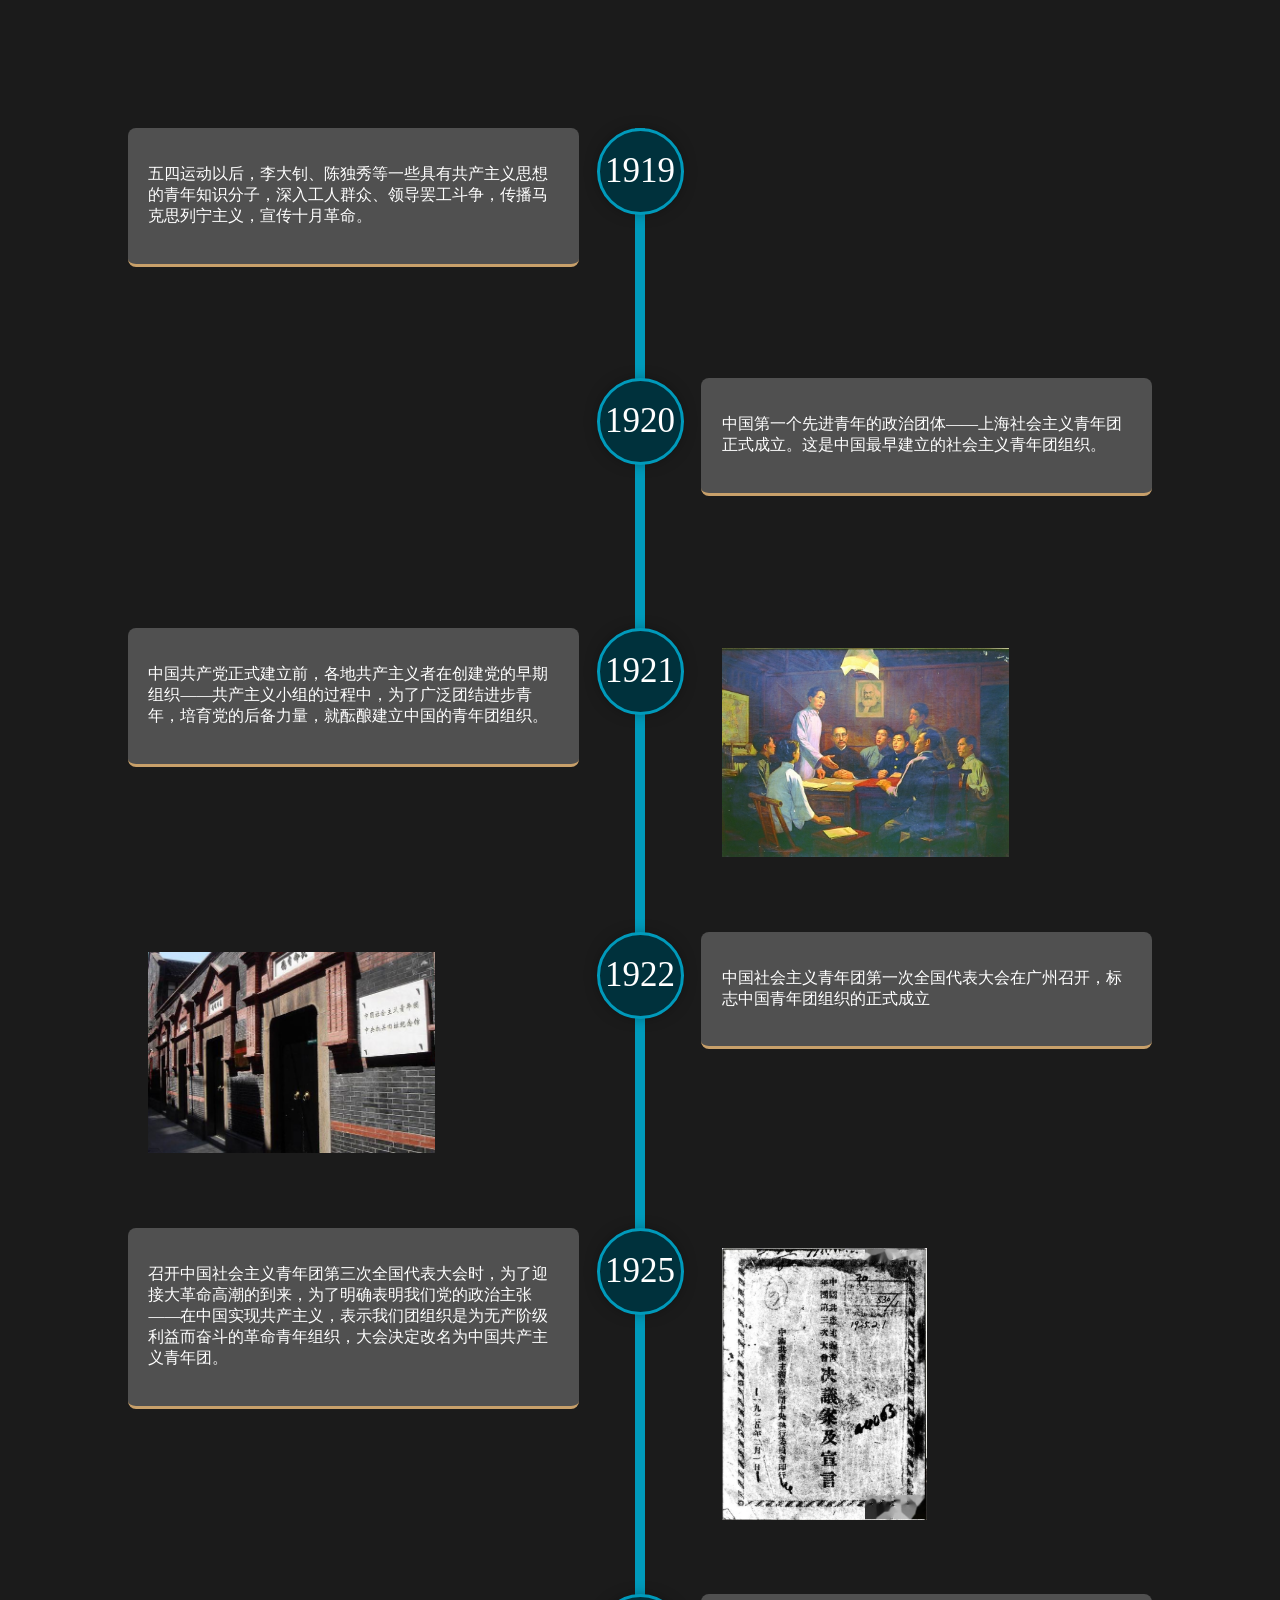
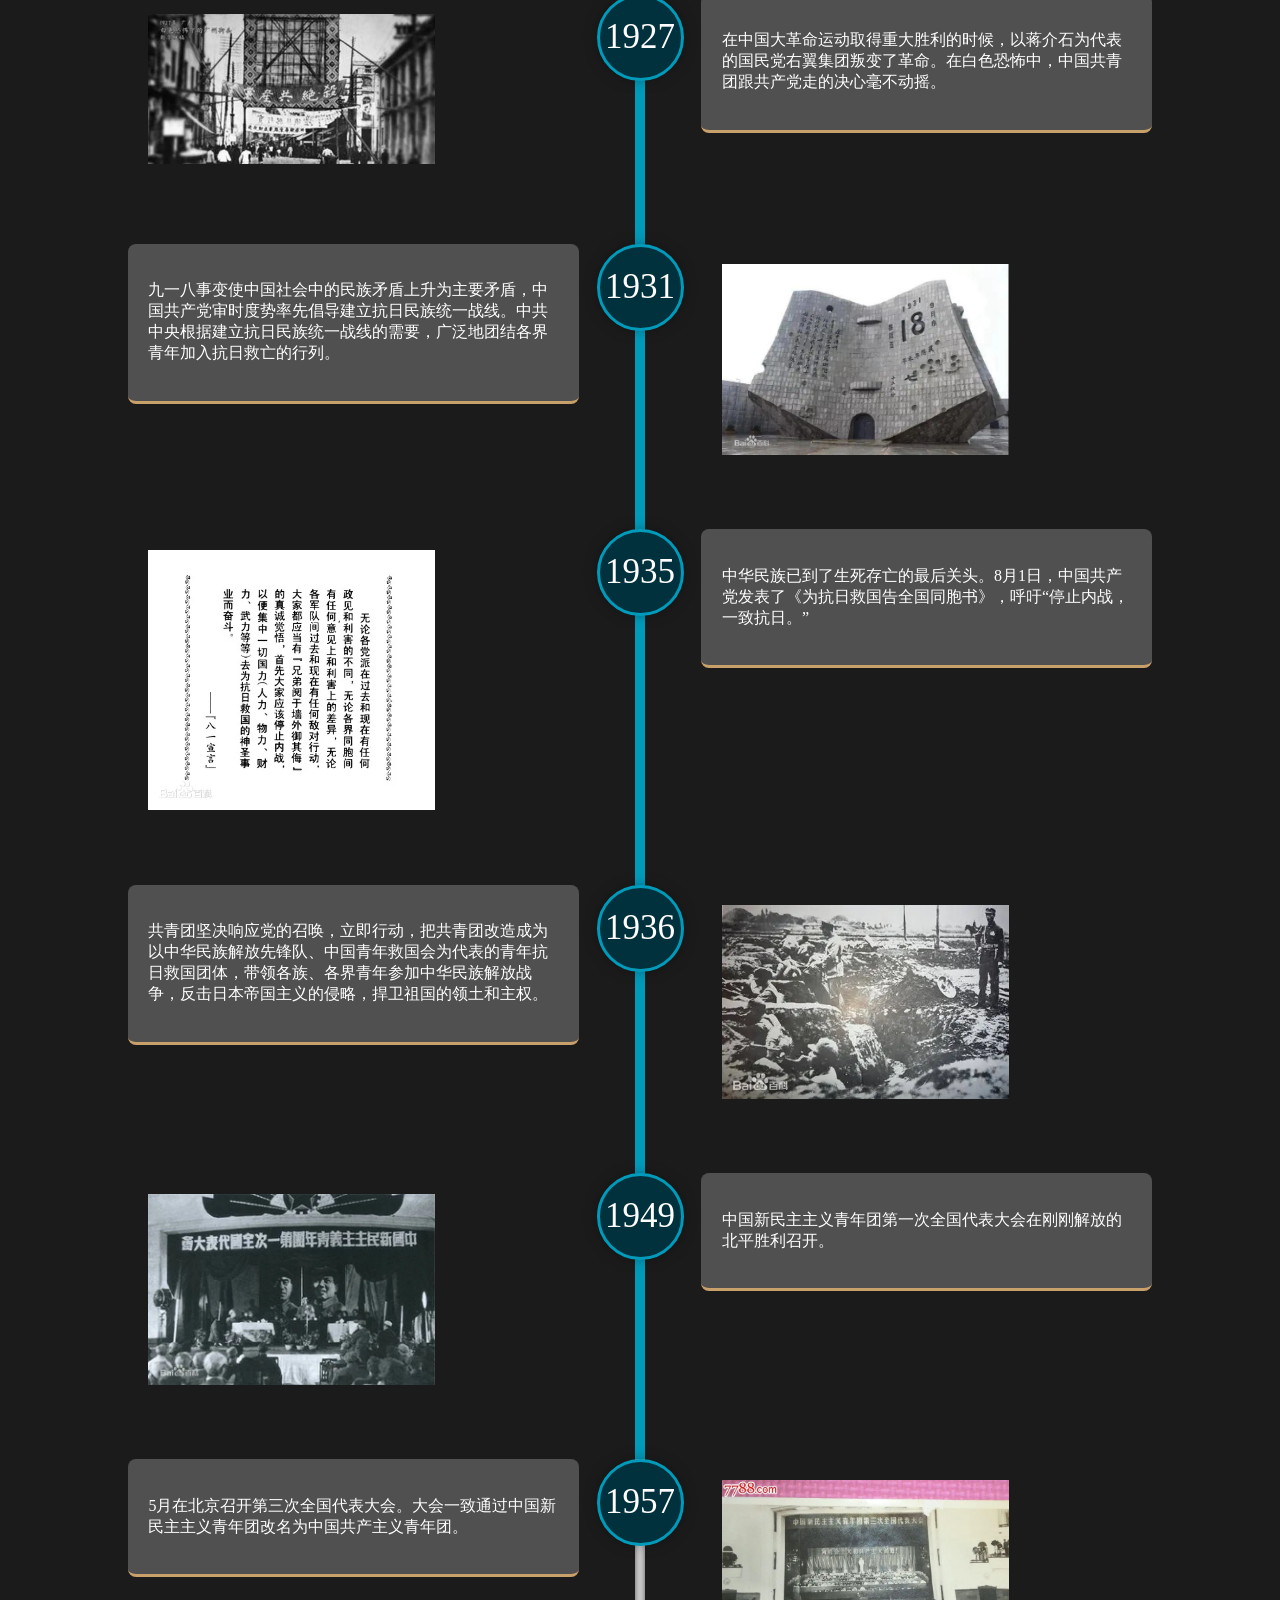
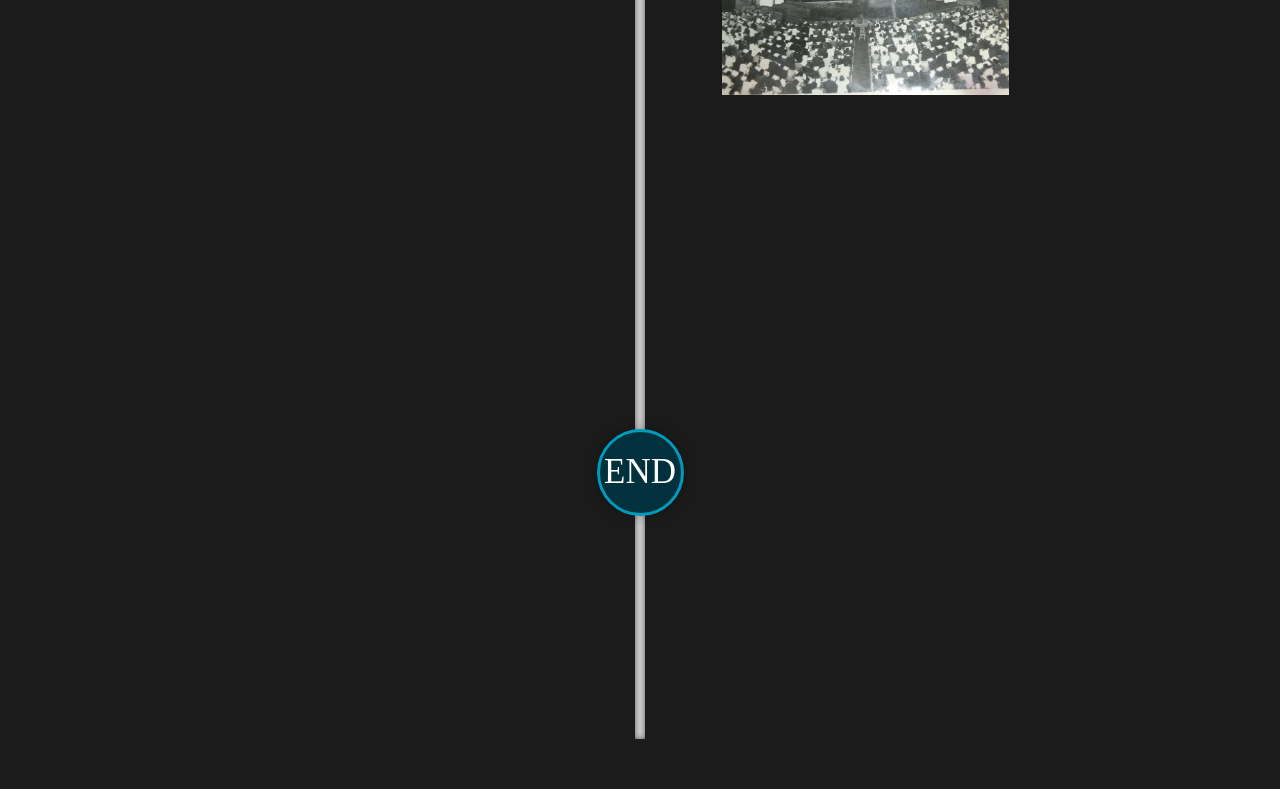
<file: timeline.html>
<!doctype html>
<html lang="zh">

<head>
    <meta charset="UTF-8">
    <meta http-equiv="X-UA-Compatible" content="IE=edge,chrome=1">
    <meta name="viewport" content="width=device-width, initial-scale=1.0">
    <title>共青团发展史</title>
    <link rel="stylesheet" type="text/css" href="css/timeline.css">

</head>

<body>
    <div class="cntl">
        <span class="cntl-bar cntl-center">
            <span class="cntl-bar-fill"></span>
        </span>

        <div class="cntl-states">

            <div class="cntl-state">
                <div class="cntl-content">
                    <p>五四运动以后，李大钊、陈独秀等一些具有共产主义思想的青年知识分子，深入工人群众、领导罢工斗争，传播马克思列宁主义，宣传十月革命。</p>
                </div>
                <div class="cntl-icon cntl-center">1919</div>
            </div>

            <div class="cntl-state">
                <div class="cntl-content">
                    <p>中国第一个先进青年的政治团体——上海社会主义青年团正式成立。这是中国最早建立的社会主义青年团组织。
                    </p>
                </div>
                <div class="cntl-icon cntl-center">1920</div>
            </div>

            <div class="cntl-state">
                <div class="cntl-content">
                    <p>中国共产党正式建立前，各地共产主义者在创建党的早期组织——共产主义小组的过程中，为了广泛团结进步青年，培育党的后备力量，就酝酿建立中国的青年团组织。</p>
                </div>
                <div class="cntl-image"><img src="source/img/timeline/1.jpg"></div>
                <div class="cntl-icon cntl-center">1921</div>
            </div>

            <div class="cntl-state">
                <div class="cntl-content">
                    <p>中国社会主义青年团第一次全国代表大会在广州召开，标志中国青年团组织的正式成立</p>
                </div>
                <div class="cntl-image"><img src="source/img/timeline/2.jpg"></div>
                <div class="cntl-icon cntl-center">1922</div>
            </div>

            <div class="cntl-state">
                <div class="cntl-content">
                    <p>召开中国社会主义青年团第三次全国代表大会时，为了迎接大革命高潮的到来，为了明确表明我们党的政治主张——在中国实现共产主义，表示我们团组织是为无产阶级利益而奋斗的革命青年组织，大会决定改名为中国共产主义青年团。</p>
                </div>
                <div class="cntl-image"><img src="source/img/timeline/3.jpg" id="imgt"></div>
                <div class="cntl-icon cntl-center">1925</div>
            </div>

            <div class="cntl-state">
                <div class="cntl-content">
                   <p>在中国大革命运动取得重大胜利的时候，以蒋介石为代表的国民党右翼集团叛变了革命。在白色恐怖中，中国共青团跟共产党走的决心毫不动摇。</p>
                </div>
                <div class="cntl-image"><img src="source/img/timeline/4.gif"></div>
                <div class="cntl-icon cntl-center">1927</div>
            </div>

            <div class="cntl-state">
                <div class="cntl-content">
                    <p>九一八事变使中国社会中的民族矛盾上升为主要矛盾，中国共产党审时度势率先倡导建立抗日民族统一战线。中共中央根据建立抗日民族统一战线的需要，广泛地团结各界青年加入抗日救亡的行列。</p>
                </div>
                <div class="cntl-image"><img src="source/img/timeline/5.jpg"></div>
                <div class="cntl-icon cntl-center">1931</div>
            </div>

            <div class="cntl-state">
                <div class="cntl-content">
                    <p>中华民族已到了生死存亡的最后关头。8月1日，中国共产党发表了《为抗日救国告全国同胞书》，呼吁“停止内战，一致抗日。”</p>
                </div>
                <div class="cntl-image"><img src="source/img/timeline/6.jpg"></div>
                <div class="cntl-icon cntl-center">1935</div>
            </div>

            <div class="cntl-state">
                <div class="cntl-content">
                   <p>共青团坚决响应党的召唤，立即行动，把共青团改造成为以中华民族解放先锋队、中国青年救国会为代表的青年抗日救国团体，带领各族、各界青年参加中华民族解放战争，反击日本帝国主义的侵略，捍卫祖国的领土和主权。</p>
                </div>
                <div class="cntl-image"><img src="source/img/timeline/7.jpg"></div>
                <div class="cntl-icon cntl-center">1936</div>
            </div>

            <div class="cntl-state">
                <div class="cntl-content">
                    <p>中国新民主主义青年团第一次全国代表大会在刚刚解放的北平胜利召开。</p>
                </div>
                <div class="cntl-image"><img src="source/img/timeline/8.jpg"></div>
                <div class="cntl-icon cntl-center">1949</div>
            </div>

            <div class="cntl-state">
                <div class="cntl-content">
                    <p>5月在北京召开第三次全国代表大会。大会一致通过中国新民主主义青年团改名为中国共产主义青年团。</p>
                </div>
                <div class="cntl-image"><img src="source/img/timeline/9.jpg"></div>
                <div class="cntl-icon cntl-center">1957</div>
            </div>

           
            <div class="cntl-state">
                <div class="cntl-content">
                </div>
                <div class="cntl-image"><img src="source/img/timeline/9.jpg"></div>
            <div class="cntl-state">
                    <div class="cntl-content">
                    </div>
                    <div class="cntl-image"><img src="source/img/timeline/9.jpg"></div>
                    <div class="cntl-icon cntl-center">END</div>
            </div>
    

    <script src="javascript/jquery-1.10.2.min.js"></script>
    <script type="text/javascript" src="javascript/timeline.js"></script>
    <script type="text/javascript">
        $(document).ready(function (e) {
            $('.cntl').cntl({
                revealbefore: 800,
                anim_class: 'cntl-animate',
                onreveal: function (e) {
                    console.log(e);
                }
            });
        });
    </script>
</body>

</html>
</file>
<file: css/timeline.css>
body {
    font-family: "SourceHanSansCN-Regular";
    color: white;
    box-sizing: border-box;
    margin: 0;
    padding: 0 10%;
    white-space: nowrap;
    user-select: none;
    margin-top: 10%;
    background-color: rgba(27, 27, 27, 1);
}

@font-face {
    font-family: "HYShangWeiShouShuW-Regular";
    src: url(../source/font/HYShangWeiShouShuW.ttf);
}

::-webkit-scrollbar {
    display: none;
}

.cntl {
    position: relative;
    width: 100%;
}

.cntl-center {
    left: 0;
    right: 0;
    margin-left: auto;
    margin-right: auto;
}
.cntl-content p{white-space: normal;}
.cntl-bar {
    position: absolute;
    width: 10px;
    top: 0;
    bottom: 0;
    background-color: #ccc;
    box-shadow: inset 0px 0px 7px -2px #000;
}


.cntl-bar-fill {
    background-color: #009ABB;
    position: absolute;
    left: 0;
    right: 0;
    top: 0;
    height: 0;

}

.cntl-state {
    position: relative;
    width: 100%;
    min-height: 200px;
    margin-bottom: 50px;
}

.cntl-state::after {
    display: block;
    content: ' ';
    clear: both;
}

.cntl-icon {
    border-radius: 50%;
    width: 81px;
    height: 81px;
    background-color: #00313C;
    border: solid 3px #009ABB;
    box-shadow: 0px 0px 19px -9px #000;
    position: absolute;
    top: 0;
    text-align: center;
    line-height: 80px;
    font-size: 35px;
    color: #fff;
}

.cntl-content {
    background-color: rgba(238, 238, 238, 0.25);
    width: 40%;
    padding: 2%;
    border-radius: 8px;
    border-bottom: solid 3px #C8A06A;
    float: left;
    opacity: 0;
    position: relative;
    margin-left: -40%;
}

.cntl-state:nth-child(2n+2) .cntl-content {
    float: right;
    margin-right: -40%;
}

.cntl-image {
    opacity: 0;
    width: 40%;
    padding: 2%;
}

.cntl-state:nth-child(2n+1) .cntl-image {
    float: right;
}

.cntl-image img {
    width: 70%;
}

.cntl-content h4 {
    font-size: 20px;
    font-weight: normal;
    margin-bottom: 10px;
    margin-top: 0;
}


.cntl-bar-fill,
.cntl-content,
.cntl-image {
    -webkit-transition: all 1s ease;
    -moz-transition: all 1s ease;
    -o-transition: all 1s ease;
    -ms-transition: all 1s ease;
    transition: all 1s ease;
}

.cntl-state:nth-child(2n+2).cntl-animate .cntl-content {
    margin-right: 0%;
}

.cntl-animate .cntl-content {
    opacity: 1;
    margin-left: 0%;
}

.cntl-animate .cntl-image {
    opacity: 1;
}


@media (max-width: 600px) {

    .cntl-bar {
        left: auto;
        right: 37px;
    }

    .cntl-content {
        width: 80%;
        float: none;
    }

    .cntl-state:nth-child(2n+2) .cntl-content {
        margin-right: 0%;
        float: none;
    }

    .cntl-image {
        width: 80%;
    }

    .cntl-state:nth-child(2n+1) .cntl-image {
        float: none;
    }

    .animate .cntl-content {
        margin-left: 2%;
    }

    .cntl-icon {
        left: auto;
        right: 0;
    }

}

#imgt {
    width: 50%;
}
</file>
